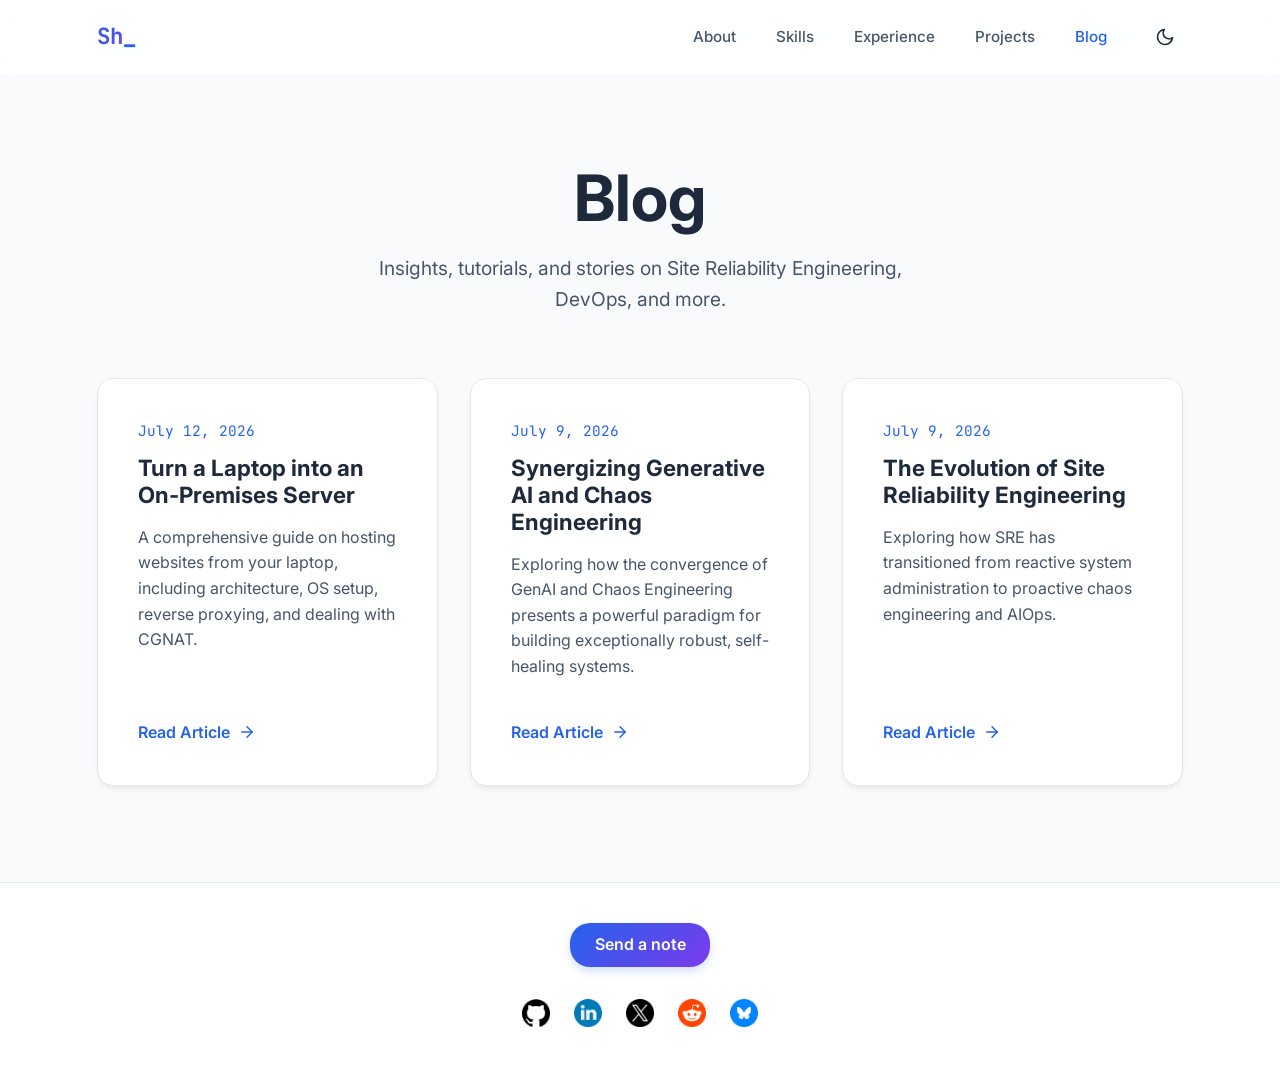
<file: blog.html>
<!DOCTYPE html>
<html lang="en">
<head>
    <meta charset="UTF-8">
    <meta name="viewport" content="width=device-width, initial-scale=1.0">
    <meta name="description" content="Blog by Shayan Saha, Site Reliability Engineer">
    <title>Blog - Shayan</title>
    <link rel="preconnect" href="https://fonts.googleapis.com">
    <link rel="preconnect" href="https://fonts.gstatic.com" crossorigin>
    <link href="https://fonts.googleapis.com/css2?family=Inter:wght@300;400;500;600;700;800&family=JetBrains+Mono:wght@400;500&display=swap" rel="stylesheet">
    <link rel="stylesheet" href="style.css">
    <link rel="icon" href="assets/my_dp.png" type="image/x-icon">
    <style>
        .blog-header {
            padding-top: 10rem;
            padding-bottom: 4rem;
            text-align: center;
        }
        .blog-header h1 {
            font-size: clamp(2.5rem, 6vw, 4rem);
            margin-bottom: 1rem;
        }
        .blog-header p {
            font-size: 1.2rem;
            color: var(--text-secondary);
            max-width: 600px;
            margin: 0 auto;
        }
        .blog-grid {
            display: grid;
            grid-template-columns: repeat(auto-fill, minmax(320px, 1fr));
            gap: 2rem;
            margin-bottom: 6rem;
        }
        .blog-card {
            display: flex;
            flex-direction: column;
            height: 100%;
        }
        .blog-card h3 {
            font-size: 1.4rem;
            margin-bottom: 1rem;
        }
        .blog-card p {
            flex-grow: 1;
        }
        .blog-date {
            font-family: var(--font-mono);
            font-size: 0.9rem;
            color: var(--accent-1);
            margin-bottom: 0.8rem;
        }
        .blog-read-more {
            display: inline-flex;
            align-items: center;
            gap: 0.5rem;
            color: var(--accent-1);
            font-weight: 600;
            text-decoration: none;
            margin-top: 1.5rem;
            transition: var(--transition-standard);
        }
        .blog-read-more:hover {
            gap: 0.8rem;
        }
    </style>
</head>
<body>
    <canvas id="rain-left" class="coding-rain"></canvas>
    <canvas id="rain-right" class="coding-rain"></canvas>
    
    <nav class="navbar" id="navbar">
        <div class="nav-content">
            <a href="index.html" class="logo"><span id="typing-text"></span><span class="cursor">_</span></a>
            
            <div class="mobile-menu-btn" id="mobile-menu-btn">
                <span></span>
                <span></span>
                <span></span>
            </div>

            <ul class="nav-links" id="nav-links">
                <li><a href="index.html#about">About</a></li>
                <li><a href="index.html#skills">Skills</a></li>
                <li><a href="index.html#experience">Experience</a></li>
                <li><a href="index.html#projects">Projects</a></li>
                <li><a href="blog.html" style="color: var(--accent-1);">Blog</a></li>
                <li>
                    <button id="theme-toggle" class="theme-toggle" aria-label="Toggle Theme">
                        <svg class="sun-icon" viewBox="0 0 24 24" width="20" height="20" stroke="currentColor" stroke-width="2" fill="none" stroke-linecap="round" stroke-linejoin="round" style="display: none;"><circle cx="12" cy="12" r="5"></circle><line x1="12" y1="1" x2="12" y2="3"></line><line x1="12" y1="21" x2="12" y2="23"></line><line x1="4.22" y1="4.22" x2="5.64" y2="5.64"></line><line x1="18.36" y1="18.36" x2="19.78" y2="19.78"></line><line x1="1" y1="12" x2="3" y2="12"></line><line x1="21" y1="12" x2="23" y2="12"></line><line x1="4.22" y1="19.78" x2="5.64" y2="18.36"></line><line x1="18.36" y1="5.64" x2="19.78" y2="4.22"></line></svg>
                        <svg class="moon-icon" viewBox="0 0 24 24" width="20" height="20" stroke="currentColor" stroke-width="2" fill="none" stroke-linecap="round" stroke-linejoin="round"><path d="M21 12.79A9 9 0 1 1 11.21 3 7 7 0 0 0 21 12.79z"></path></svg>
                    </button>
                </li>
            </ul>
        </div>
    </nav>

    <header class="blog-header container fade-in">
        <h1>Blog</h1>
        <p>Insights, tutorials, and stories on Site Reliability Engineering, DevOps, and more.</p>
    </header>

    <section class="container fade-in">
        <div class="blog-grid">
            <!-- Blog 3 -->
            <div class="blog-card card">
                <div class="blog-date">July 12, 2026</div>
                <h3>Turn a Laptop into an On-Premises Server</h3>
                <p>A comprehensive guide on hosting websites from your laptop, including architecture, OS setup, reverse proxying, and dealing with CGNAT.</p>
                <a href="blogs/blog-3.html" class="blog-read-more">Read Article <svg viewBox="0 0 24 24" width="18" height="18" stroke="currentColor" stroke-width="2" fill="none" stroke-linecap="round" stroke-linejoin="round"><line x1="5" y1="12" x2="19" y2="12"></line><polyline points="12 5 19 12 12 19"></polyline></svg></a>
            </div>

            <!-- Blog 2 -->
            <div class="blog-card card">
                <div class="blog-date">July 9, 2026</div>
                <h3>Synergizing Generative AI and Chaos Engineering</h3>
                <p>Exploring how the convergence of GenAI and Chaos Engineering presents a powerful paradigm for building exceptionally robust, self-healing systems.</p>
                <a href="blogs/blog-2.html" class="blog-read-more">Read Article <svg viewBox="0 0 24 24" width="18" height="18" stroke="currentColor" stroke-width="2" fill="none" stroke-linecap="round" stroke-linejoin="round"><line x1="5" y1="12" x2="19" y2="12"></line><polyline points="12 5 19 12 12 19"></polyline></svg></a>
            </div>

            <!-- Blog 1 -->
            <div class="blog-card card">
                <div class="blog-date">July 9, 2026</div>
                <h3>The Evolution of Site Reliability Engineering</h3>
                <p>Exploring how SRE has transitioned from reactive system administration to proactive chaos engineering and AIOps.</p>
                <a href="blogs/blog-1.html" class="blog-read-more">Read Article <svg viewBox="0 0 24 24" width="18" height="18" stroke="currentColor" stroke-width="2" fill="none" stroke-linecap="round" stroke-linejoin="round"><line x1="5" y1="12" x2="19" y2="12"></line><polyline points="12 5 19 12 12 19"></polyline></svg></a>
            </div>
            
            <!-- Add more blog cards here as you write them -->
        </div>
    </section>

    <footer>
        <div class="container" style="display: flex; flex-direction: column; align-items: center; gap: 2rem;">
            <a href="https://tally.so/r/5B50Kb" target="_blank" rel="noopener noreferrer" class="nav-contact-btn" style="width: 140px; height: 44px; font-size: 1rem;">
                <span class="btn-text">Send a note</span>
                <span class="btn-icon">
                    <svg viewBox="0 0 24 24" width="18" height="18" stroke="currentColor" stroke-width="2" fill="none" stroke-linecap="round" stroke-linejoin="round"><path d="M12 20h9"></path><path d="M16.5 3.5a2.121 2.121 0 0 1 3 3L7 19l-4 1 1-4L16.5 3.5z"></path></svg>
                </span>
            </a>
            <div class="footer-socials">
                <a href="https://github.com/shayansaha85" target="_blank" title="GitHub" aria-label="GitHub">
                    <img src="assets/github.png" alt="GitHub" width="28" height="28" style="border-radius: 4px;">
                </a>
                <a href="https://linkedin.com/in/shayansaha85" target="_blank" title="LinkedIn" aria-label="LinkedIn">
                    <img src="assets/linkedin.png" alt="LinkedIn" width="28" height="28" style="border-radius: 4px;">
                </a>
                <a href="https://x.com/shayansaha85" target="_blank" title="X" aria-label="X">
                    <img src="assets/x.png" alt="X" width="28" height="28" style="border-radius: 4px;">
                </a>
                <a href="https://reddit.com/user/shayansaha85" target="_blank" title="Reddit" aria-label="Reddit">
                    <img src="assets/reddit.png" alt="Reddit" width="28" height="28" style="border-radius: 4px;">
                </a>
                <a href="https://bsky.app/profile/shayandev.bsky.social" target="_blank" title="Bluesky" aria-label="Bluesky">
                    <img src="assets/bluesky.png" alt="Bluesky" width="28" height="28" style="border-radius: 4px;">
                </a>
            </div>
        </div>
    </footer>

    <script src="script.js"></script>
</body>
</html>
</file>
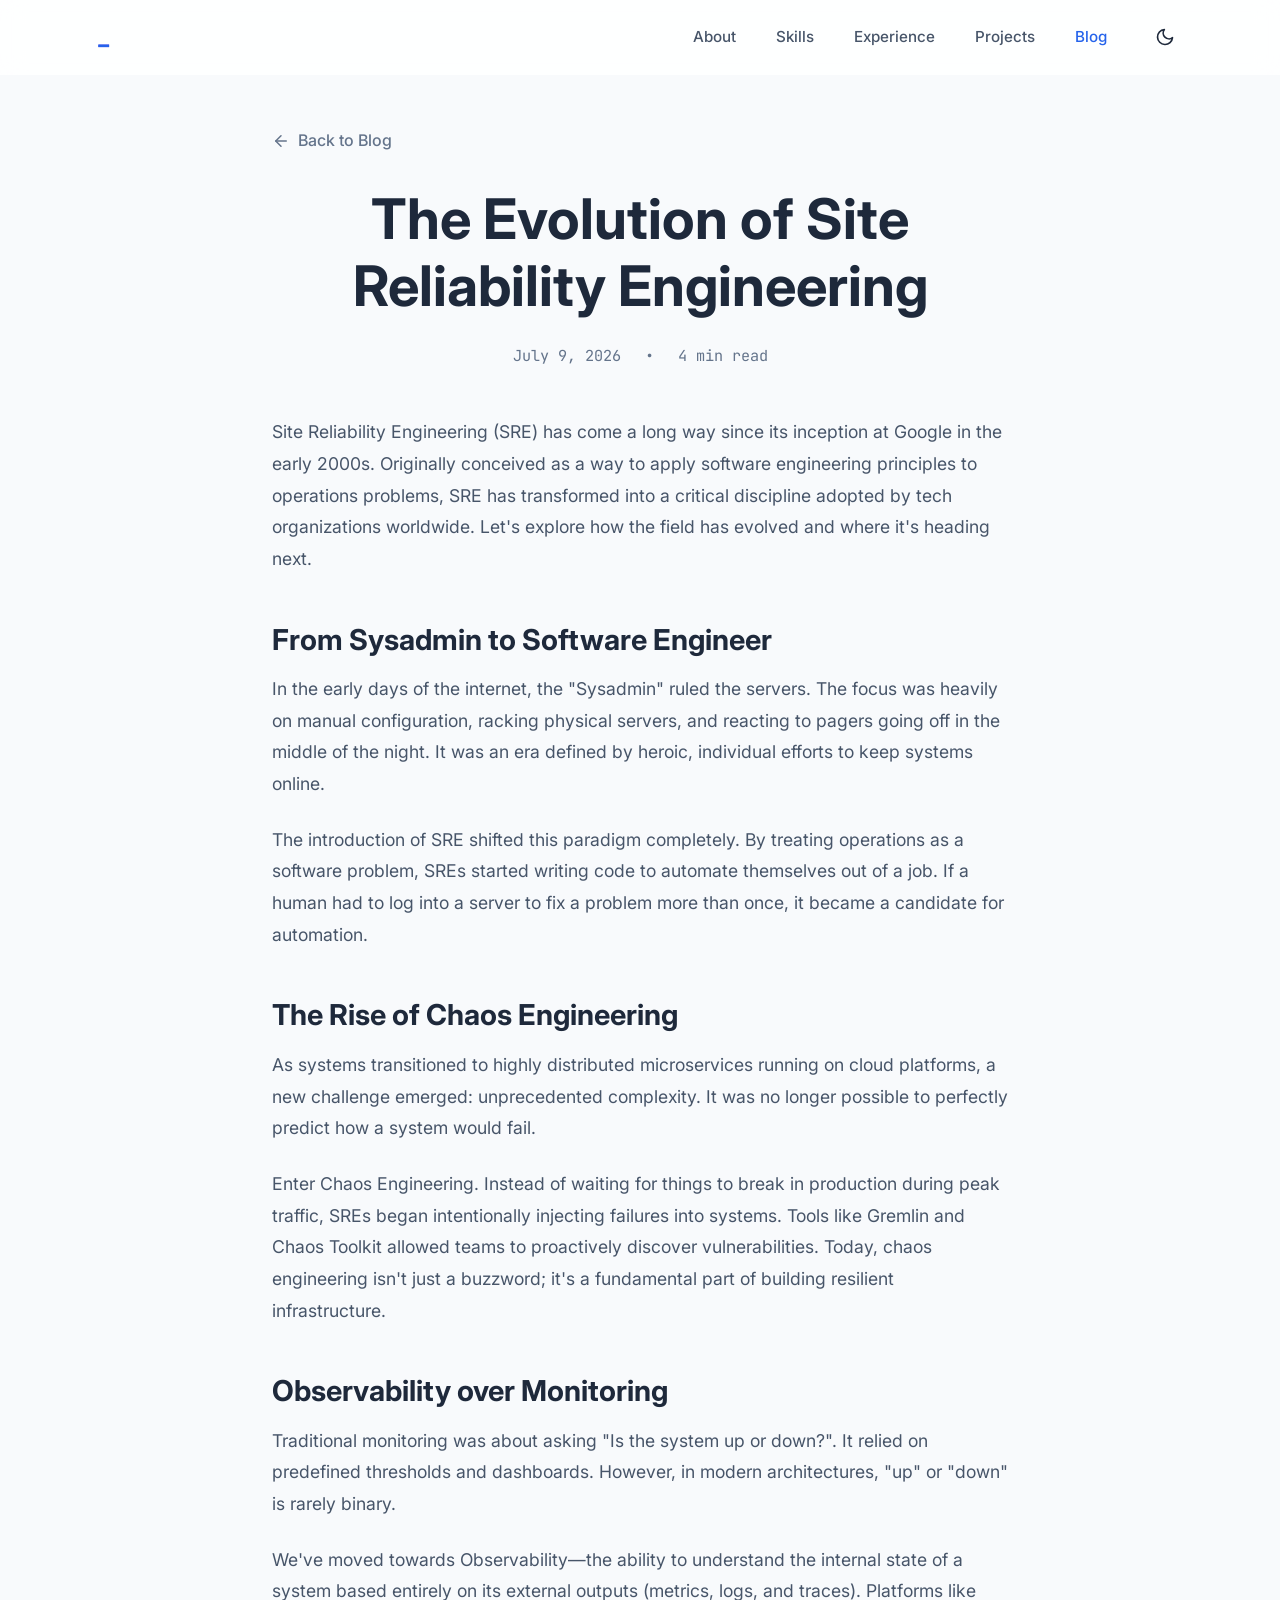
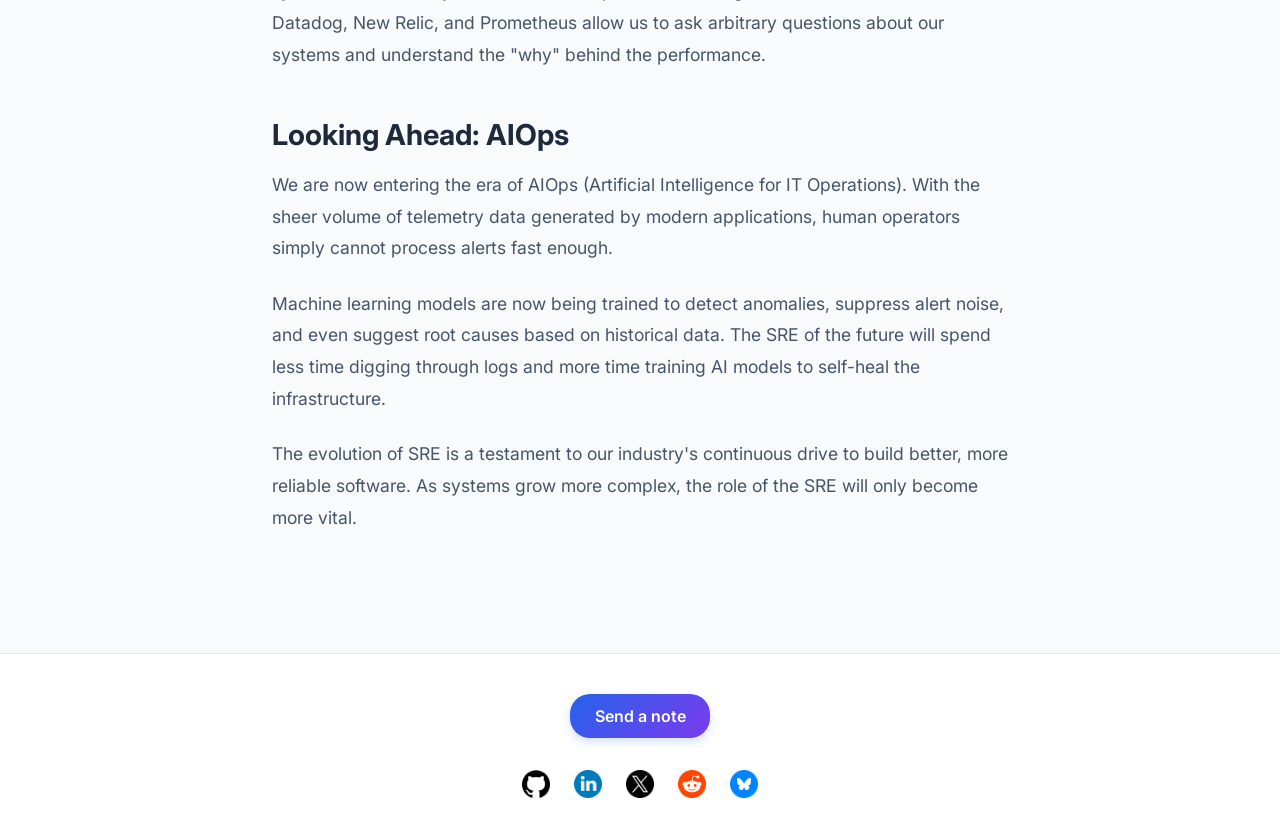
<file: blogs/blog-1.html>
<!DOCTYPE html>
<html lang="en">
<head>
    <meta charset="UTF-8">
    <meta name="viewport" content="width=device-width, initial-scale=1.0">
    <meta name="description" content="The Evolution of Site Reliability Engineering - Blog by Shayan Saha">
    <title>The Evolution of SRE - Shayan</title>
    <link rel="preconnect" href="https://fonts.googleapis.com">
    <link rel="preconnect" href="https://fonts.gstatic.com" crossorigin>
    <link href="https://fonts.googleapis.com/css2?family=Inter:wght@300;400;500;600;700;800&family=JetBrains+Mono:wght@400;500&display=swap" rel="stylesheet">
    <link rel="stylesheet" href="../style.css">
    <link rel="icon" href="../assets/my_dp.png" type="image/x-icon">
    <style>
        .article-container {
            max-width: 800px;
            margin: 0 auto;
            padding: 8rem 2rem 6rem;
        }
        .article-header {
            margin-bottom: 3rem;
            text-align: center;
        }
        .article-header h1 {
            font-size: clamp(2rem, 5vw, 3.5rem);
            margin-bottom: 1.5rem;
            line-height: 1.2;
        }
        .article-meta {
            display: flex;
            justify-content: center;
            gap: 1.5rem;
            color: var(--text-muted);
            font-family: var(--font-mono);
            font-size: 0.95rem;
        }
        .article-content {
            font-size: 1.1rem;
            line-height: 1.8;
            color: var(--text-secondary);
        }
        .article-content p {
            margin-bottom: 1.5rem;
            color: var(--text-secondary);
        }
        .article-content h2 {
            font-size: 1.8rem;
            color: var(--text-primary);
            margin-top: 3rem;
            margin-bottom: 1rem;
        }
        .article-content h3 {
            font-size: 1.4rem;
            color: var(--text-primary);
            margin-top: 2rem;
            margin-bottom: 1rem;
        }
        .back-link {
            display: inline-flex;
            align-items: center;
            gap: 0.5rem;
            color: var(--text-muted);
            text-decoration: none;
            margin-bottom: 2rem;
            font-weight: 500;
            transition: var(--transition-standard);
        }
        .back-link:hover {
            color: var(--accent-1);
            transform: translateX(-5px);
        }
    </style>
</head>
<body>
    <canvas id="rain-left" class="coding-rain"></canvas>
    <canvas id="rain-right" class="coding-rain"></canvas>
    
    <nav class="navbar" id="navbar">
        <div class="nav-content">
            <a href="../index.html" class="logo"><span id="typing-text"></span><span class="cursor">_</span></a>
            
            <div class="mobile-menu-btn" id="mobile-menu-btn">
                <span></span>
                <span></span>
                <span></span>
            </div>

            <ul class="nav-links" id="nav-links">
                <li><a href="../index.html#about">About</a></li>
                <li><a href="../index.html#skills">Skills</a></li>
                <li><a href="../index.html#experience">Experience</a></li>
                <li><a href="../index.html#projects">Projects</a></li>
                <li><a href="../blog.html" style="color: var(--accent-1);">Blog</a></li>
                <li>
                    <button id="theme-toggle" class="theme-toggle" aria-label="Toggle Theme">
                        <svg class="sun-icon" viewBox="0 0 24 24" width="20" height="20" stroke="currentColor" stroke-width="2" fill="none" stroke-linecap="round" stroke-linejoin="round" style="display: none;"><circle cx="12" cy="12" r="5"></circle><line x1="12" y1="1" x2="12" y2="3"></line><line x1="12" y1="21" x2="12" y2="23"></line><line x1="4.22" y1="4.22" x2="5.64" y2="5.64"></line><line x1="18.36" y1="18.36" x2="19.78" y2="19.78"></line><line x1="1" y1="12" x2="3" y2="12"></line><line x1="21" y1="12" x2="23" y2="12"></line><line x1="4.22" y1="19.78" x2="5.64" y2="18.36"></line><line x1="18.36" y1="5.64" x2="19.78" y2="4.22"></line></svg>
                        <svg class="moon-icon" viewBox="0 0 24 24" width="20" height="20" stroke="currentColor" stroke-width="2" fill="none" stroke-linecap="round" stroke-linejoin="round"><path d="M21 12.79A9 9 0 1 1 11.21 3 7 7 0 0 0 21 12.79z"></path></svg>
                    </button>
                </li>
            </ul>
        </div>
    </nav>

    <article class="article-container fade-in">
        <a href="../blog.html" class="back-link">
            <svg viewBox="0 0 24 24" width="18" height="18" stroke="currentColor" stroke-width="2" fill="none" stroke-linecap="round" stroke-linejoin="round"><line x1="19" y1="12" x2="5" y2="12"></line><polyline points="12 19 5 12 12 5"></polyline></svg>
            Back to Blog
        </a>
        
        <header class="article-header">
            <h1>The Evolution of Site Reliability Engineering</h1>
            <div class="article-meta">
                <span>July 9, 2026</span>
                <span>•</span>
                <span>4 min read</span>
            </div>
        </header>

        <div class="article-content">
            <p>Site Reliability Engineering (SRE) has come a long way since its inception at Google in the early 2000s. Originally conceived as a way to apply software engineering principles to operations problems, SRE has transformed into a critical discipline adopted by tech organizations worldwide. Let's explore how the field has evolved and where it's heading next.</p>
            
            <h2>From Sysadmin to Software Engineer</h2>
            <p>In the early days of the internet, the "Sysadmin" ruled the servers. The focus was heavily on manual configuration, racking physical servers, and reacting to pagers going off in the middle of the night. It was an era defined by heroic, individual efforts to keep systems online.</p>
            <p>The introduction of SRE shifted this paradigm completely. By treating operations as a software problem, SREs started writing code to automate themselves out of a job. If a human had to log into a server to fix a problem more than once, it became a candidate for automation.</p>

            <h2>The Rise of Chaos Engineering</h2>
            <p>As systems transitioned to highly distributed microservices running on cloud platforms, a new challenge emerged: unprecedented complexity. It was no longer possible to perfectly predict how a system would fail.</p>
            <p>Enter Chaos Engineering. Instead of waiting for things to break in production during peak traffic, SREs began intentionally injecting failures into systems. Tools like Gremlin and Chaos Toolkit allowed teams to proactively discover vulnerabilities. Today, chaos engineering isn't just a buzzword; it's a fundamental part of building resilient infrastructure.</p>
            
            <h2>Observability over Monitoring</h2>
            <p>Traditional monitoring was about asking "Is the system up or down?". It relied on predefined thresholds and dashboards. However, in modern architectures, "up" or "down" is rarely binary.</p>
            <p>We've moved towards Observability—the ability to understand the internal state of a system based entirely on its external outputs (metrics, logs, and traces). Platforms like Datadog, New Relic, and Prometheus allow us to ask arbitrary questions about our systems and understand the "why" behind the performance.</p>

            <h2>Looking Ahead: AIOps</h2>
            <p>We are now entering the era of AIOps (Artificial Intelligence for IT Operations). With the sheer volume of telemetry data generated by modern applications, human operators simply cannot process alerts fast enough.</p>
            <p>Machine learning models are now being trained to detect anomalies, suppress alert noise, and even suggest root causes based on historical data. The SRE of the future will spend less time digging through logs and more time training AI models to self-heal the infrastructure.</p>

            <p>The evolution of SRE is a testament to our industry's continuous drive to build better, more reliable software. As systems grow more complex, the role of the SRE will only become more vital.</p>
        </div>
    </article>

    <footer>
        <div class="container" style="display: flex; flex-direction: column; align-items: center; gap: 2rem;">
            <a href="https://tally.so/r/5B50Kb" target="_blank" rel="noopener noreferrer" class="nav-contact-btn" style="width: 140px; height: 44px; font-size: 1rem;">
                <span class="btn-text">Send a note</span>
                <span class="btn-icon">
                    <svg viewBox="0 0 24 24" width="18" height="18" stroke="currentColor" stroke-width="2" fill="none" stroke-linecap="round" stroke-linejoin="round"><path d="M12 20h9"></path><path d="M16.5 3.5a2.121 2.121 0 0 1 3 3L7 19l-4 1 1-4L16.5 3.5z"></path></svg>
                </span>
            </a>
            <div class="footer-socials">
                <a href="https://github.com/shayansaha85" target="_blank" title="GitHub" aria-label="GitHub">
                    <img src="../assets/github.png" alt="GitHub" width="28" height="28" style="border-radius: 4px;">
                </a>
                <a href="https://linkedin.com/in/shayansaha85" target="_blank" title="LinkedIn" aria-label="LinkedIn">
                    <img src="../assets/linkedin.png" alt="LinkedIn" width="28" height="28" style="border-radius: 4px;">
                </a>
                <a href="https://x.com/shayansaha85" target="_blank" title="X" aria-label="X">
                    <img src="../assets/x.png" alt="X" width="28" height="28" style="border-radius: 4px;">
                </a>
                <a href="https://reddit.com/user/shayansaha85" target="_blank" title="Reddit" aria-label="Reddit">
                    <img src="../assets/reddit.png" alt="Reddit" width="28" height="28" style="border-radius: 4px;">
                </a>
                <a href="https://bsky.app/profile/shayandev.bsky.social" target="_blank" title="Bluesky" aria-label="Bluesky">
                    <img src="../assets/bluesky.png" alt="Bluesky" width="28" height="28" style="border-radius: 4px;">
                </a>
            </div>
        </div>
    </footer>

    <script src="../script.js"></script>
</body>
</html>
</file>
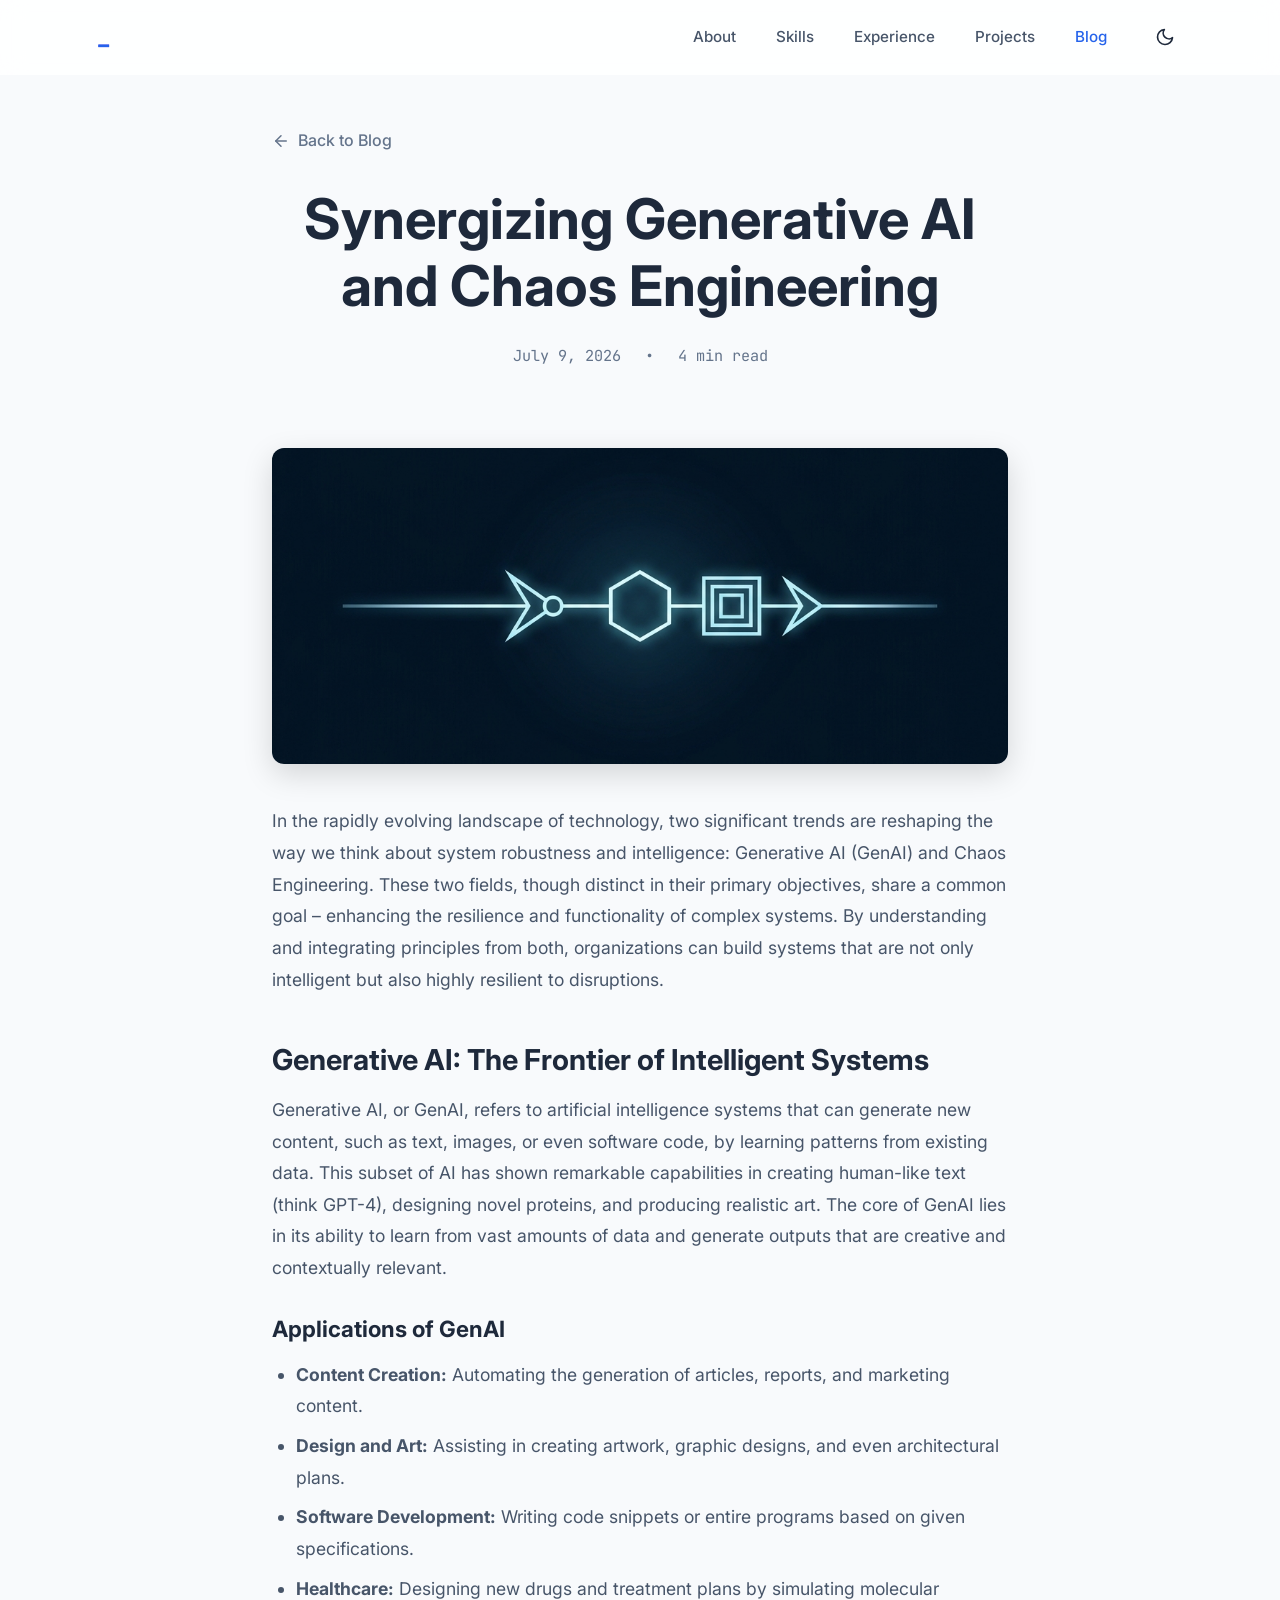
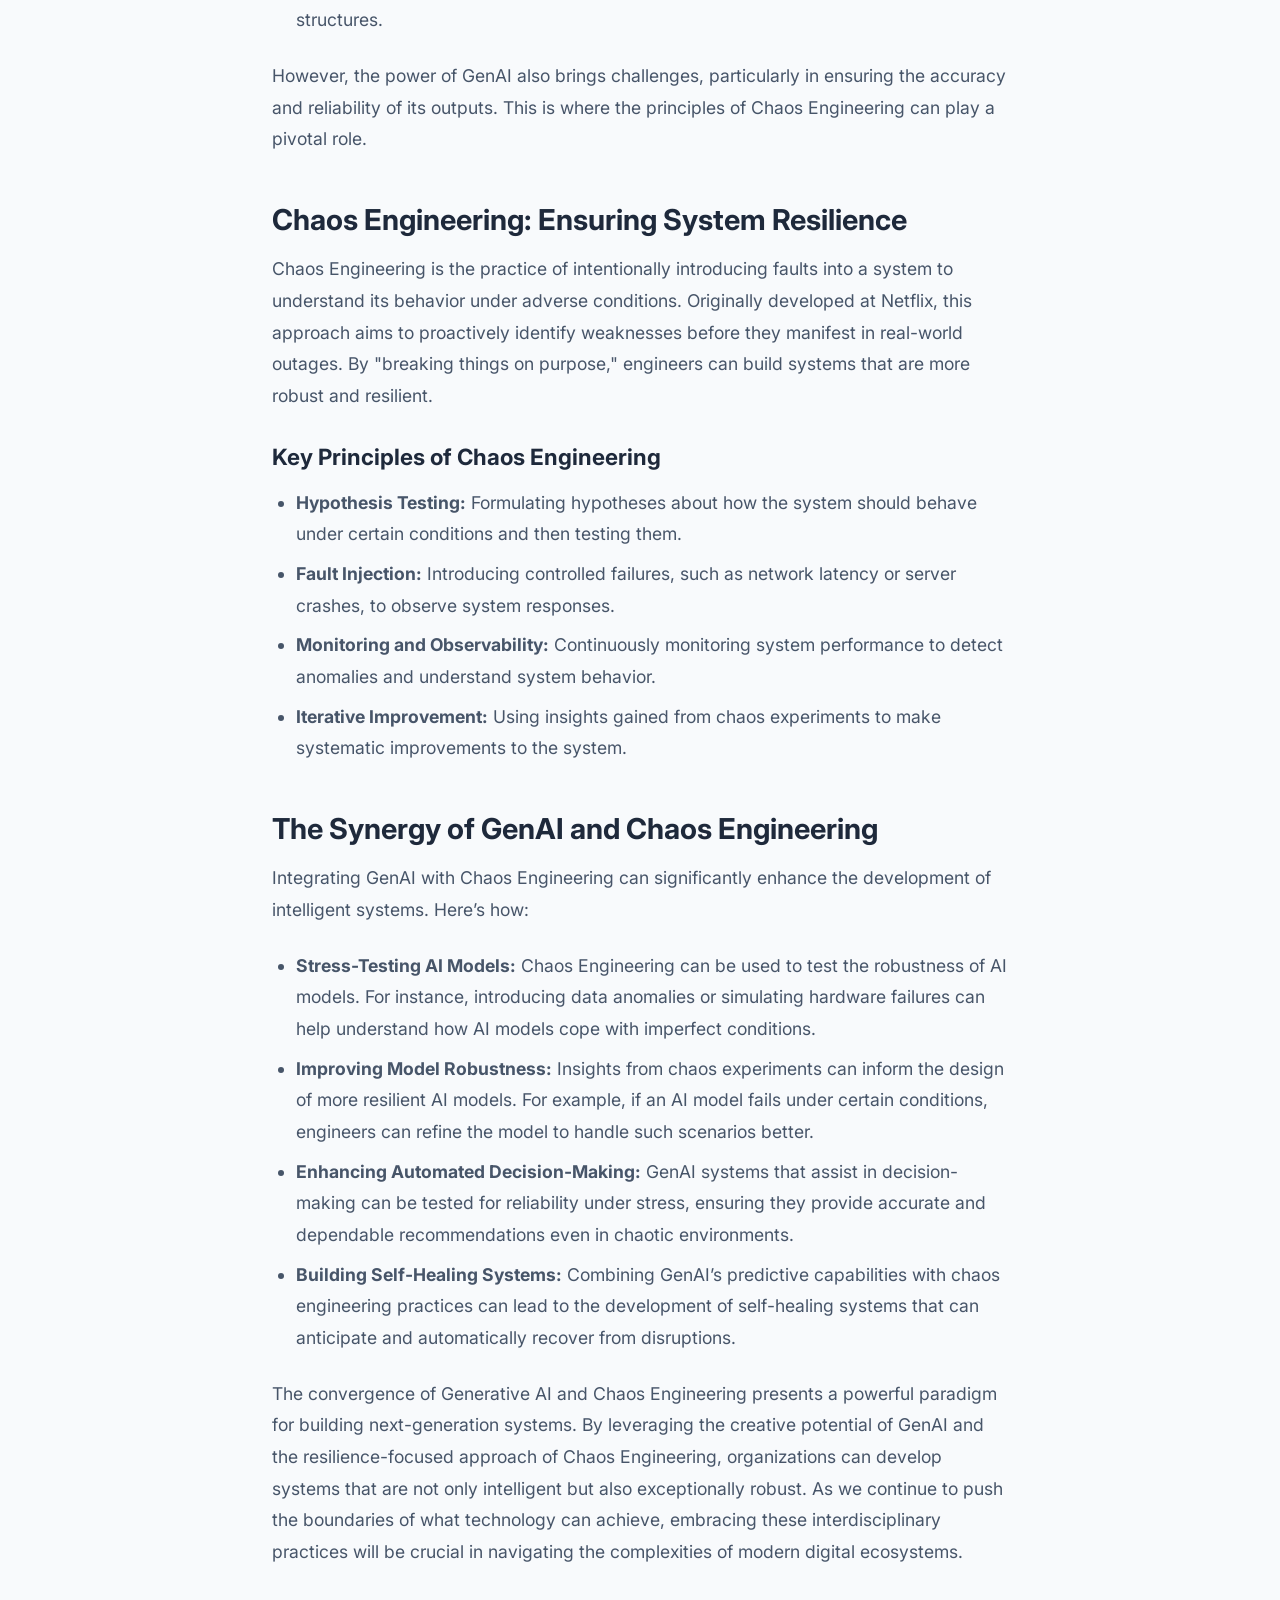
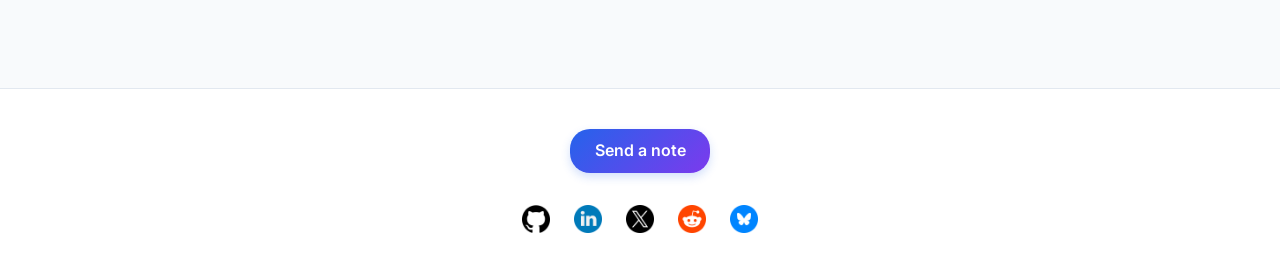
<file: blogs/blog-2.html>
<!DOCTYPE html>
<html lang="en">
<head>
    <meta charset="UTF-8">
    <meta name="viewport" content="width=device-width, initial-scale=1.0">
    <meta name="description" content="Synergizing Generative AI and Chaos Engineering for Resilient Systems - Blog by Shayan Saha">
    <title>GenAI & Chaos Engineering - Shayan</title>
    <link rel="preconnect" href="https://fonts.googleapis.com">
    <link rel="preconnect" href="https://fonts.gstatic.com" crossorigin>
    <link href="https://fonts.googleapis.com/css2?family=Inter:wght@300;400;500;600;700;800&family=JetBrains+Mono:wght@400;500&display=swap" rel="stylesheet">
    <link rel="stylesheet" href="../style.css">
    <link rel="icon" href="../assets/my_dp.png" type="image/x-icon">
    <style>
        .article-container {
            max-width: 800px;
            margin: 0 auto;
            padding: 8rem 2rem 6rem;
        }
        .article-header {
            margin-bottom: 3rem;
            text-align: center;
        }
        .article-header h1 {
            font-size: clamp(2rem, 5vw, 3.5rem);
            margin-bottom: 1.5rem;
            line-height: 1.2;
        }
        .article-meta {
            display: flex;
            justify-content: center;
            gap: 1.5rem;
            color: var(--text-muted);
            font-family: var(--font-mono);
            font-size: 0.95rem;
        }
        .article-content {
            font-size: 1.1rem;
            line-height: 1.8;
            color: var(--text-secondary);
        }
        .article-content p {
            margin-bottom: 1.5rem;
            color: var(--text-secondary);
        }
        .article-content h2 {
            font-size: 1.8rem;
            color: var(--text-primary);
            margin-top: 3rem;
            margin-bottom: 1rem;
        }
        .article-content h3 {
            font-size: 1.4rem;
            color: var(--text-primary);
            margin-top: 2rem;
            margin-bottom: 1rem;
        }
        .article-content ul {
            margin-bottom: 1.5rem;
            padding-left: 1.5rem;
            color: var(--text-secondary);
        }
        .article-content li {
            margin-bottom: 0.5rem;
        }
        .article-content img {
            width: 100%;
            height: auto;
            aspect-ratio: 21 / 9;
            object-fit: cover;
            object-position: center;
            border-radius: 12px;
            margin: 2rem 0;
            box-shadow: 0 10px 30px rgba(0, 0, 0, 0.15);
        }
        .back-link {
            display: inline-flex;
            align-items: center;
            gap: 0.5rem;
            color: var(--text-muted);
            text-decoration: none;
            margin-bottom: 2rem;
            font-weight: 500;
            transition: var(--transition-standard);
        }
        .back-link:hover {
            color: var(--accent-1);
            transform: translateX(-5px);
        }
    </style>
</head>
<body>
    <canvas id="rain-left" class="coding-rain"></canvas>
    <canvas id="rain-right" class="coding-rain"></canvas>
    
    <nav class="navbar" id="navbar">
        <div class="nav-content">
            <a href="../index.html" class="logo"><span id="typing-text"></span><span class="cursor">_</span></a>
            
            <div class="mobile-menu-btn" id="mobile-menu-btn">
                <span></span>
                <span></span>
                <span></span>
            </div>

            <ul class="nav-links" id="nav-links">
                <li><a href="../index.html#about">About</a></li>
                <li><a href="../index.html#skills">Skills</a></li>
                <li><a href="../index.html#experience">Experience</a></li>
                <li><a href="../index.html#projects">Projects</a></li>
                <li><a href="../blog.html" style="color: var(--accent-1);">Blog</a></li>
                <li>
                    <button id="theme-toggle" class="theme-toggle" aria-label="Toggle Theme">
                        <svg class="sun-icon" viewBox="0 0 24 24" width="20" height="20" stroke="currentColor" stroke-width="2" fill="none" stroke-linecap="round" stroke-linejoin="round" style="display: none;"><circle cx="12" cy="12" r="5"></circle><line x1="12" y1="1" x2="12" y2="3"></line><line x1="12" y1="21" x2="12" y2="23"></line><line x1="4.22" y1="4.22" x2="5.64" y2="5.64"></line><line x1="18.36" y1="18.36" x2="19.78" y2="19.78"></line><line x1="1" y1="12" x2="3" y2="12"></line><line x1="21" y1="12" x2="23" y2="12"></line><line x1="4.22" y1="19.78" x2="5.64" y2="18.36"></line><line x1="18.36" y1="5.64" x2="19.78" y2="4.22"></line></svg>
                        <svg class="moon-icon" viewBox="0 0 24 24" width="20" height="20" stroke="currentColor" stroke-width="2" fill="none" stroke-linecap="round" stroke-linejoin="round"><path d="M21 12.79A9 9 0 1 1 11.21 3 7 7 0 0 0 21 12.79z"></path></svg>
                    </button>
                </li>
            </ul>
        </div>
    </nav>

    <article class="article-container fade-in">
        <a href="../blog.html" class="back-link">
            <svg viewBox="0 0 24 24" width="18" height="18" stroke="currentColor" stroke-width="2" fill="none" stroke-linecap="round" stroke-linejoin="round"><line x1="19" y1="12" x2="5" y2="12"></line><polyline points="12 19 5 12 12 5"></polyline></svg>
            Back to Blog
        </a>
        
        <header class="article-header">
            <h1>Synergizing Generative AI and Chaos Engineering</h1>
            <div class="article-meta">
                <span>July 9, 2026</span>
                <span>•</span>
                <span>4 min read</span>
            </div>
        </header>

        <div class="article-content">
            <img src="../assets/ai_chaos_synergy.png" alt="Synergy of AI and Chaos Engineering">
            
            <p>In the rapidly evolving landscape of technology, two significant trends are reshaping the way we think about system robustness and intelligence: Generative AI (GenAI) and Chaos Engineering. These two fields, though distinct in their primary objectives, share a common goal – enhancing the resilience and functionality of complex systems. By understanding and integrating principles from both, organizations can build systems that are not only intelligent but also highly resilient to disruptions.</p>

            <h2>Generative AI: The Frontier of Intelligent Systems</h2>
            <p>Generative AI, or GenAI, refers to artificial intelligence systems that can generate new content, such as text, images, or even software code, by learning patterns from existing data. This subset of AI has shown remarkable capabilities in creating human-like text (think GPT-4), designing novel proteins, and producing realistic art. The core of GenAI lies in its ability to learn from vast amounts of data and generate outputs that are creative and contextually relevant.</p>

            <h3>Applications of GenAI</h3>
            <ul>
                <li><strong>Content Creation:</strong> Automating the generation of articles, reports, and marketing content.</li>
                <li><strong>Design and Art:</strong> Assisting in creating artwork, graphic designs, and even architectural plans.</li>
                <li><strong>Software Development:</strong> Writing code snippets or entire programs based on given specifications.</li>
                <li><strong>Healthcare:</strong> Designing new drugs and treatment plans by simulating molecular structures.</li>
            </ul>

            <p>However, the power of GenAI also brings challenges, particularly in ensuring the accuracy and reliability of its outputs. This is where the principles of Chaos Engineering can play a pivotal role.</p>

            <h2>Chaos Engineering: Ensuring System Resilience</h2>
            <p>Chaos Engineering is the practice of intentionally introducing faults into a system to understand its behavior under adverse conditions. Originally developed at Netflix, this approach aims to proactively identify weaknesses before they manifest in real-world outages. By "breaking things on purpose," engineers can build systems that are more robust and resilient.</p>

            <h3>Key Principles of Chaos Engineering</h3>
            <ul>
                <li><strong>Hypothesis Testing:</strong> Formulating hypotheses about how the system should behave under certain conditions and then testing them.</li>
                <li><strong>Fault Injection:</strong> Introducing controlled failures, such as network latency or server crashes, to observe system responses.</li>
                <li><strong>Monitoring and Observability:</strong> Continuously monitoring system performance to detect anomalies and understand system behavior.</li>
                <li><strong>Iterative Improvement:</strong> Using insights gained from chaos experiments to make systematic improvements to the system.</li>
            </ul>

            <h2>The Synergy of GenAI and Chaos Engineering</h2>
            <p>Integrating GenAI with Chaos Engineering can significantly enhance the development of intelligent systems. Here’s how:</p>

            <ul>
                <li><strong>Stress-Testing AI Models:</strong> Chaos Engineering can be used to test the robustness of AI models. For instance, introducing data anomalies or simulating hardware failures can help understand how AI models cope with imperfect conditions.</li>
                <li><strong>Improving Model Robustness:</strong> Insights from chaos experiments can inform the design of more resilient AI models. For example, if an AI model fails under certain conditions, engineers can refine the model to handle such scenarios better.</li>
                <li><strong>Enhancing Automated Decision-Making:</strong> GenAI systems that assist in decision-making can be tested for reliability under stress, ensuring they provide accurate and dependable recommendations even in chaotic environments.</li>
                <li><strong>Building Self-Healing Systems:</strong> Combining GenAI’s predictive capabilities with chaos engineering practices can lead to the development of self-healing systems that can anticipate and automatically recover from disruptions.</li>
            </ul>

            <p>The convergence of Generative AI and Chaos Engineering presents a powerful paradigm for building next-generation systems. By leveraging the creative potential of GenAI and the resilience-focused approach of Chaos Engineering, organizations can develop systems that are not only intelligent but also exceptionally robust. As we continue to push the boundaries of what technology can achieve, embracing these interdisciplinary practices will be crucial in navigating the complexities of modern digital ecosystems.</p>
        </div>
    </article>

    <footer>
        <div class="container" style="display: flex; flex-direction: column; align-items: center; gap: 2rem;">
            <a href="https://tally.so/r/5B50Kb" target="_blank" rel="noopener noreferrer" class="nav-contact-btn" style="width: 140px; height: 44px; font-size: 1rem;">
                <span class="btn-text">Send a note</span>
                <span class="btn-icon">
                    <svg viewBox="0 0 24 24" width="18" height="18" stroke="currentColor" stroke-width="2" fill="none" stroke-linecap="round" stroke-linejoin="round"><path d="M12 20h9"></path><path d="M16.5 3.5a2.121 2.121 0 0 1 3 3L7 19l-4 1 1-4L16.5 3.5z"></path></svg>
                </span>
            </a>
            <div class="footer-socials">
                <a href="https://github.com/shayansaha85" target="_blank" title="GitHub" aria-label="GitHub">
                    <img src="../assets/github.png" alt="GitHub" width="28" height="28" style="border-radius: 4px;">
                </a>
                <a href="https://linkedin.com/in/shayansaha85" target="_blank" title="LinkedIn" aria-label="LinkedIn">
                    <img src="../assets/linkedin.png" alt="LinkedIn" width="28" height="28" style="border-radius: 4px;">
                </a>
                <a href="https://x.com/shayansaha85" target="_blank" title="X" aria-label="X">
                    <img src="../assets/x.png" alt="X" width="28" height="28" style="border-radius: 4px;">
                </a>
                <a href="https://reddit.com/user/shayansaha85" target="_blank" title="Reddit" aria-label="Reddit">
                    <img src="../assets/reddit.png" alt="Reddit" width="28" height="28" style="border-radius: 4px;">
                </a>
                <a href="https://bsky.app/profile/shayandev.bsky.social" target="_blank" title="Bluesky" aria-label="Bluesky">
                    <img src="../assets/bluesky.png" alt="Bluesky" width="28" height="28" style="border-radius: 4px;">
                </a>
            </div>
        </div>
    </footer>

    <script src="../script.js"></script>
</body>
</html>
</file>
<file: style.css>
/* Premium Light Theme Style */
:root {
    --bg-main: #f8fafc;
    --bg-alt: #ffffff;
    --text-primary: #1e293b;
    --text-secondary: #475569;
    --text-muted: #64748b;
    
    --accent-1: #2563eb;
    --accent-1-light: rgba(37, 99, 235, 0.1);
    --accent-2: #7c3aed;
    --accent-gradient: linear-gradient(135deg, var(--accent-1), var(--accent-2));
    
    --border-color: #e2e8f0;
    --card-bg: #ffffff;
    
    --shadow-sm: 0 1px 2px 0 rgba(0, 0, 0, 0.05);
    --shadow-md: 0 4px 6px -1px rgba(0, 0, 0, 0.05), 0 2px 4px -1px rgba(0, 0, 0, 0.03);
    --shadow-lg: 0 10px 15px -3px rgba(0, 0, 0, 0.05), 0 4px 6px -2px rgba(0, 0, 0, 0.025);
    --shadow-hover: 0 20px 25px -5px rgba(0, 0, 0, 0.1), 0 10px 10px -5px rgba(0, 0, 0, 0.04);
    
    --font-sans: 'Inter', system-ui, -apple-system, sans-serif;
    --font-mono: 'JetBrains Mono', 'Fira Code', monospace;
    
    --transition-standard: all 0.3s cubic-bezier(0.4, 0, 0.2, 1);
    --nav-bg: rgba(255, 255, 255, 0.85);
}

[data-theme="dark"] {
    --bg-main: #0a0f1c;
    --bg-alt: #111827;
    --text-primary: #f8fafc;
    --text-secondary: #cbd5e1;
    --text-muted: #94a3b8;
    
    --accent-1: #3b82f6;
    --accent-1-light: rgba(59, 130, 246, 0.2);
    --accent-2: #8b5cf6;
    --accent-gradient: linear-gradient(135deg, var(--accent-1), var(--accent-2));
    
    --border-color: #1f2937;
    --card-bg: #111827;
    
    --shadow-sm: 0 1px 2px 0 rgba(0, 0, 0, 0.3);
    --shadow-md: 0 4px 6px -1px rgba(0, 0, 0, 0.3), 0 2px 4px -1px rgba(0, 0, 0, 0.2);
    --shadow-lg: 0 10px 15px -3px rgba(0, 0, 0, 0.3), 0 4px 6px -2px rgba(0, 0, 0, 0.2);
    --shadow-hover: 0 20px 25px -5px rgba(0, 0, 0, 0.4), 0 10px 10px -5px rgba(0, 0, 0, 0.2);
    --nav-bg: rgba(17, 24, 39, 0.85);
}

[data-theme="dark"] img[src*="github.png"],
[data-theme="dark"] img[src*="x.png"] {
    filter: invert(1);
}


* {
    margin: 0;
    padding: 0;
    box-sizing: border-box;
}

html {
    scroll-behavior: smooth;
    scroll-padding-top: 80px;
}

body {
    background-color: var(--bg-main);
    color: var(--text-primary);
    font-family: var(--font-sans);
    line-height: 1.6;
    overflow-x: hidden;
}

.container {
    max-width: 1150px;
    margin: 0 auto;
    padding: 0 2rem;
}

/* Typography */
h1, h2, h3, h4 {
    color: var(--text-primary);
    font-weight: 700;
    line-height: 1.2;
}

p {
    color: var(--text-secondary);
    margin-bottom: 1rem;
}

/* Utility Classes */
.bg-alt {
    background-color: var(--bg-alt);
}

.card {
    background: var(--card-bg);
    border: 1px solid var(--border-color);
    border-radius: 16px;
    padding: 2.5rem;
    box-shadow: var(--shadow-md);
    transition: var(--transition-standard);
}

.card:hover {
    box-shadow: var(--shadow-hover);
    transform: translateY(-4px);
}

/* Navbar */
.navbar {
    position: fixed;
    top: 0;
    width: 100%;
    background-color: var(--nav-bg);
    backdrop-filter: blur(12px);
    -webkit-backdrop-filter: blur(12px);
    border-bottom: 1px solid transparent;
    z-index: 1000;
    transition: var(--transition-standard);
}

.navbar.scrolled {
    border-bottom: 1px solid var(--border-color);
    box-shadow: var(--shadow-sm);
}

.nav-content {
    display: flex;
    justify-content: space-between;
    align-items: center;
    max-width: 1150px;
    margin: 0 auto;
    padding: 1.2rem 2rem;
}

.logo {
    font-family: var(--font-mono);
    font-weight: 700;
    font-size: 1.4rem;
    color: var(--text-primary);
    text-decoration: none;
    background: var(--accent-gradient);
    -webkit-background-clip: text;
    -webkit-text-fill-color: transparent;
}

.cursor {
    color: var(--accent-1);
    -webkit-text-fill-color: initial;
    animation: blink 1s step-end infinite;
}

@keyframes blink { 50% { opacity: 0; } }

.nav-links {
    list-style: none;
    display: flex;
    gap: 2.5rem;
    align-items: center;
}

.nav-links a {
    color: var(--text-secondary);
    text-decoration: none;
    font-size: 0.95rem;
    font-weight: 500;
    transition: var(--transition-standard);
}

.nav-links a:hover {
    color: var(--accent-1);
}

.theme-toggle {
    background: none;
    border: none;
    color: var(--text-primary);
    cursor: pointer;
    display: flex;
    align-items: center;
    justify-content: center;
    padding: 0.5rem;
    border-radius: 50%;
    transition: var(--transition-standard);
}

.theme-toggle:hover {
    background: var(--accent-1-light);
    color: var(--accent-1);
}

/* Mobile Menu Button */
.mobile-menu-btn {
    display: none;
    flex-direction: column;
    justify-content: space-between;
    width: 30px;
    height: 21px;
    cursor: pointer;
    z-index: 1001;
}

.mobile-menu-btn span {
    display: block;
    height: 3px;
    width: 100%;
    background-color: var(--text-primary);
    border-radius: 3px;
    transition: var(--transition-standard);
}

/* Hero Section */
.hero {
    min-height: 100vh;
    display: flex;
    align-items: center;
    position: relative;
    overflow: hidden;
}

.hero-container {
    position: relative;
    z-index: 2;
    padding-top: 6rem;
}

.hero-decoration {
    position: absolute;
    top: -10%;
    right: -5%;
    width: 600px;
    height: 600px;
    background: radial-gradient(circle, var(--accent-1-light) 0%, transparent 60%);
    z-index: 1;
    border-radius: 50%;
    opacity: 0.8;
}

.greeting {
    font-family: var(--font-mono);
    color: var(--accent-1);
    font-weight: 500;
    margin-bottom: 1rem;
    font-size: 1.1rem;
}

.hero h1 {
    font-size: clamp(3rem, 8vw, 5rem);
    font-weight: 800;
    letter-spacing: -0.02em;
    margin-bottom: 0.5rem;
    color: var(--text-primary);
}

.role {
    font-size: clamp(1.8rem, 4vw, 3rem);
    color: var(--text-muted);
    font-weight: 600;
    margin-bottom: 2rem;
}

.summary {
    max-width: 650px;
    font-size: 1.15rem;
    color: var(--text-secondary);
    margin-bottom: 3rem;
    line-height: 1.7;
}

.cta-group {
    display: flex;
    flex-wrap: wrap;
    gap: 1.2rem;
}

.btn {
    display: inline-flex;
    align-items: center;
    justify-content: center;
    gap: 0.6rem;
    padding: 0.9rem 1.8rem;
    border-radius: 8px;
    font-weight: 600;
    font-size: 1rem;
    text-decoration: none;
    transition: var(--transition-standard);
    cursor: pointer;
}

.btn.primary {
    background: linear-gradient(270deg, var(--accent-1), var(--accent-2), var(--accent-1));
    background-size: 200% 100%;
    color: white;
    border: none;
    border-radius: 50px;
    padding: 1rem 2.5rem;
    box-shadow: 0 4px 15px rgba(37, 99, 235, 0.4);
    animation: gradientMove 6s ease infinite;
}

.btn.primary:hover {
    transform: translateY(-3px) scale(1.02);
    box-shadow: 0 8px 25px rgba(124, 58, 237, 0.5);
    background-position: 100% 50%;
}

@keyframes gradientMove {
    0% { background-position: 0% 50%; }
    50% { background-position: 100% 50%; }
    100% { background-position: 0% 50%; }
}

.btn.secondary {
    background: transparent;
    color: var(--text-primary);
    border: 1px solid var(--border-color);
}

.btn.secondary:hover {
    transform: translateY(-2px);
    /* border-color: var(--accent-1); */
    color: var(--accent-1);
    background: var(--accent-1-light);
}

.nav-contact-btn {
    position: relative;
    display: inline-flex;
    align-items: center;
    justify-content: center;
    width: 120px;
    height: 36px;
    border-radius: 20px;
    background: var(--accent-gradient);
    color: white;
    text-decoration: none;
    font-size: 0.9rem;
    font-weight: 600;
    overflow: hidden;
    box-shadow: 0 4px 10px rgba(37, 99, 235, 0.2);
    transition: transform 0.3s ease, box-shadow 0.3s ease;
}

.nav-links a.nav-contact-btn {
    color: white;
}

.nav-links a.nav-contact-btn:hover {
    color: white;
}

.nav-contact-btn:hover {
    transform: translateY(-2px);
    box-shadow: 0 6px 15px rgba(139, 92, 246, 0.4);
}

.nav-contact-btn .btn-text {
    transition: transform 0.3s cubic-bezier(0.4, 0, 0.2, 1), opacity 0.3s ease;
    position: absolute;
}

.nav-contact-btn .btn-icon {
    position: absolute;
    transform: translateY(20px);
    opacity: 0;
    transition: transform 0.3s cubic-bezier(0.4, 0, 0.2, 1), opacity 0.3s ease;
}

.nav-contact-btn:hover .btn-text {
    transform: translateY(-20px);
    opacity: 0;
}

.nav-contact-btn:hover .btn-icon {
    transform: translateY(0);
    opacity: 1;
}

/* Sections Global */
.section {
    padding: 6rem 0;
}

.section-title {
    font-family: var(--font-mono);
    font-size: 1.2rem;
    display: flex;
    align-items: center;
    gap: 1rem;
    margin-bottom: 3.5rem;
    color: var(--accent-1);
}

.section-title span {
    color: var(--text-primary);
    font-family: var(--font-sans);
    font-size: 2.2rem;
    font-weight: 800;
    letter-spacing: -0.02em;
}

.section-title::after {
    content: "";
    flex-grow: 1;
    height: 1px;
    background: var(--border-color);
    margin-left: 1rem;
}

/* About Section */
.about-grid {
    display: grid;
    grid-template-columns: 1.1fr 1fr;
    gap: 3rem;
    align-items: center;
}

.contact-info {
    margin-top: 2rem;
    padding-top: 1.5rem;
    border-top: 1px solid var(--border-color);
    display: flex;
    flex-direction: column;
    gap: 0.8rem;
}

.info-item {
    display: flex;
    align-items: baseline;
    gap: 0.8rem;
}

.info-label {
    font-family: var(--font-mono);
    color: var(--accent-1);
    font-size: 0.9rem;
    font-weight: 500;
}

.info-item a {
    color: var(--text-primary);
    text-decoration: none;
    transition: var(--transition-standard);
}

.info-item a:hover {
    color: var(--accent-1);
}

.gradient-border {
    position: relative;
}

.gradient-border::before {
    content: "";
    position: absolute;
    top: 0; left: 0; right: 0;
    height: 4px;
    background: var(--accent-gradient);
    border-radius: 16px 16px 0 0;
}

.cert-list {
    list-style: none;
    display: flex;
    flex-direction: column;
    gap: 1.5rem;
    margin-top: 1.5rem;
}

.cert-list li {
    display: flex;
    gap: 1.2rem;
    align-items: center;
}

.cert-icon {
    font-size: 2.5rem;
    background: var(--bg-main);
    padding: 0.5rem;
    border-radius: 12px;
}

.cert-details h4 {
    font-size: 1.05rem;
    color: var(--text-primary);
    margin-bottom: 0.2rem;
}

.cert-details span {
    font-size: 0.9rem;
    color: var(--text-muted);
}

/* Skills */
.skills-grid {
    display: grid;
    grid-template-columns: repeat(auto-fit, minmax(320px, 1fr));
    gap: 2rem;
}

.skill-category h3 {
    margin-bottom: 1.5rem;
    font-size: 1.2rem;
    color: var(--text-primary);
}

.badges {
    display: flex;
    flex-wrap: wrap;
    gap: 0.6rem;
}

.badge {
    background: var(--bg-main);
    color: var(--text-secondary);
    padding: 0.5rem 1rem;
    border-radius: 20px;
    font-size: 0.9rem;
    font-weight: 500;
    border: 1px solid var(--border-color);
    transition: var(--transition-standard);
}

.badge:hover {
    background: var(--accent-1-light);
    color: var(--accent-1);
    border-color: rgba(37, 99, 235, 0.3);
}

/* Skills Carousel */
.skills-carousel-container {
    overflow: hidden;
    white-space: nowrap;
    position: relative;
    width: 100%;
    padding: 1rem 0;
    mask-image: linear-gradient(to right, transparent, black 10%, black 90%, transparent);
    -webkit-mask-image: linear-gradient(to right, transparent, black 10%, black 90%, transparent);
}

.skills-carousel-track {
    display: inline-flex;
    gap: 4rem;
    align-items: center;
    width: max-content;
    animation: scroll-carousel 45s linear infinite;
}

.skills-carousel-track:hover {
    animation-play-state: paused;
}

.skills-carousel-track img {
    height: 45px;
    width: auto;
    object-fit: contain;
    filter: grayscale(100%) opacity(0.6);
    transition: filter 0.3s ease, opacity 0.3s ease, transform 0.3s ease;
    cursor: pointer;
}

.skills-carousel-track img:hover {
    filter: grayscale(0%) opacity(1);
    transform: scale(1.15);
}

[data-theme="dark"] .skills-carousel-track img {
    filter: grayscale(100%) brightness(1.5) opacity(0.6);
}

[data-theme="dark"] .skills-carousel-track img:hover {
    filter: grayscale(0%) brightness(1) opacity(1);
}

@keyframes scroll-carousel {
    0% {
        transform: translateX(0);
    }
    100% {
        transform: translateX(calc(-50% - 2rem));
    }
}

/* Experience */
.timeline {
    position: relative;
    max-width: 800px;
    margin: 0 auto;
}

.timeline::before {
    content: '';
    position: absolute;
    left: 0;
    top: 0;
    bottom: 0;
    width: 2px;
    background: var(--border-color);
    margin-left: 1.5rem;
}

.timeline-item {
    position: relative;
    margin-bottom: 2.5rem;
    margin-left: 3.5rem;
}

.timeline-item::before {
    content: '';
    position: absolute;
    left: -2.35rem;
    top: 2rem;
    width: 14px;
    height: 14px;
    background: white;
    border: 3px solid var(--accent-1);
    border-radius: 50%;
    z-index: 1;
}

.timeline-date {
    font-family: var(--font-mono);
    color: var(--accent-1);
    font-size: 0.9rem;
    font-weight: 600;
    margin-bottom: 0.8rem;
}

.timeline-content h3 {
    font-size: 1.4rem;
    margin-bottom: 0.3rem;
}

.timeline-content h4 {
    font-size: 1.1rem;
    color: var(--text-muted);
    font-weight: 500;
    margin-bottom: 1.2rem;
}

.timeline-content ul {
    list-style: none;
}

.timeline-content ul li {
    position: relative;
    padding-left: 1.5rem;
    margin-bottom: 0.6rem;
    color: var(--text-secondary);
}

.timeline-content ul li::before {
    content: "▹";
    position: absolute;
    left: 0;
    color: var(--accent-1);
    font-size: 1.2rem;
    line-height: 1;
}

/* Projects */
.projects-grid {
    display: grid;
    grid-template-columns: repeat(auto-fill, minmax(320px, 1fr));
    gap: 2rem;
}

.project-card {
    display: flex;
    flex-direction: column;
    height: 100%;
}

.project-header {
    display: flex;
    justify-content: space-between;
    align-items: center;
    margin-bottom: 1.5rem;
}

.github-link {
    color: var(--text-muted);
    transition: var(--transition-standard);
}

.github-link:hover {
    color: var(--accent-1);
    transform: translateY(-2px);
}

.project-card h3 {
    font-size: 1.3rem;
    margin-bottom: 1rem;
}

.project-card p {
    color: var(--text-secondary);
    font-size: 0.95rem;
    margin-bottom: 1.5rem;
    flex-grow: 1;
}

.project-tech {
    display: flex;
    flex-wrap: wrap;
    gap: 1rem;
    list-style: none;
    font-family: var(--font-mono);
    font-size: 0.8rem;
    color: var(--text-muted);
    margin-top: auto;
}

/* Footer and Socials */
.hero-socials {
    display: flex;
    flex-wrap: wrap;
    gap: 1rem;
    margin-top: 2.5rem;
}

.hero-socials a {
    color: var(--text-secondary);
    display: flex;
    align-items: center;
    justify-content: center;
    /* padding: 0.5rem; */
    border-radius: 50%;
    background: var(--card-bg);
    border: 1px solid var(--border-color);
    box-shadow: var(--shadow-sm);
    transition: var(--transition-standard);
}

.hero-socials a:hover {
    color: var(--accent-1);
    /* border-color: var(--accent-1); */
    transform: translateY(-7px);
    /* box-shadow: 0 4px 10px rgba(37, 99, 235, 0.15); */
}

footer {
    padding: 2.5rem 0;
    text-align: center;
    background: var(--card-bg);
    border-top: 1px solid var(--border-color);
}

.footer-socials {
    display: flex;
    justify-content: center;
    flex-wrap: wrap;
    gap: 1.5rem;
}

.footer-socials a {
    color: var(--text-muted);
    display: flex;
    align-items: center;
    justify-content: center;
    transition: var(--transition-standard);
}

.footer-socials a:hover {
    color: var(--accent-1);
    transform: translateY(-7px);
}

.social-icon {
    width: 22px;
    height: 22px;
}

/* Animations */
.fade-in {
    opacity: 0;
    transform: translateY(30px);
    transition: opacity 0.8s ease, transform 0.8s ease;
}

.fade-in.visible {
    opacity: 1;
    transform: translateY(0);
}

/* Responsive Media Queries */
@media (max-width: 992px) {
    .about-grid {
        grid-template-columns: 1fr;
    }
}

@media (max-width: 768px) {
    .section {
        padding: 4rem 0;
    }
    
    .hero {
        text-align: left;
    }

    .cta-group {
        flex-direction: column;
        align-items: stretch;
    }
    
    .btn {
        width: 100%;
    }

    /* Mobile Menu Implementation */
    .mobile-menu-btn {
        display: flex;
    }

    .nav-links {
        position: absolute;
        top: 100%;
        left: 0;
        right: 0;
        background: var(--card-bg);
        flex-direction: column;
        gap: 0;
        border-bottom: 1px solid var(--border-color);
        box-shadow: var(--shadow-md);
        clip-path: polygon(0 0, 100% 0, 100% 0, 0 0);
        transition: clip-path 0.4s ease-in-out;
    }
    
    .nav-links.active {
        clip-path: polygon(0 0, 100% 0, 100% 100%, 0 100%);
    }

    .nav-links li {
        width: 100%;
        text-align: center;
    }

    .nav-links a {
        display: block;
        padding: 1.2rem;
        border-top: 1px solid var(--border-color);
    }
    
    /* Hamburger Animation */
    .mobile-menu-btn.active span:nth-child(1) {
        transform: translateY(9px) rotate(45deg);
    }
    .mobile-menu-btn.active span:nth-child(2) {
        opacity: 0;
    }
    .mobile-menu-btn.active span:nth-child(3) {
        transform: translateY(-9px) rotate(-45deg);
    }
    
    /* Timeline Fixes for Mobile */
    .timeline::before {
        margin-left: 0.5rem;
    }
    
    .timeline-item {
        margin-left: 2rem;
    }
    
    .timeline-item::before {
        left: -1.9rem;
    }
    
    .timeline-item {
        padding: 1.5rem;
    }
}

/* Certifications Section */
.cert-card {
    display: flex;
    flex-direction: column;
    align-items: center;
    text-align: center;
    gap: 1.5rem;
    padding: 2.5rem 1.5rem;
    perspective: 1000px;
}

.cert-logo {
    width: 160px;
    height: 160px;
    object-fit: contain;
    transition: transform 0.5s cubic-bezier(0.175, 0.885, 0.32, 1.275), filter 0.5s ease, box-shadow 0.5s ease;
    transform: scale(0.875) translateZ(0);
    backface-visibility: hidden;
    will-change: transform;
    background-color: #ffffff;
    padding: 1rem;
    border-radius: 12px;
    box-shadow: 0 4px 10px rgba(0, 0, 0, 0.05);
}

.cert-card:hover .cert-logo {
    transform: scale(1) rotateX(10deg) rotateY(-15deg) translateZ(0);
    box-shadow: 0 15px 25px rgba(0, 0, 0, 0.15);
}

.cert-card-content {
    display: flex;
    flex-direction: column;
    align-items: center;
    gap: 0.5rem;
    flex-grow: 1;
    width: 100%;
}

.cert-card-content h4 {
    color: var(--text-primary);
    font-size: 1.25rem;
    margin-bottom: 0.2rem;
    line-height: 1.3;
}

.cert-card-content span {
    color: var(--text-secondary);
    font-size: 1rem;
    font-weight: 500;
}

.cert-btn {
    margin-top: 1.5rem;
    width: 100%;
}

/* About Illustration Hover Effect */
.about-illustration {
    perspective: 1000px;
}
.about-illustration img {
    transition: transform 0.6s cubic-bezier(0.175, 0.885, 0.32, 1.275);
    transform: translateZ(0);
    will-change: transform;
    backface-visibility: hidden;
}

/* Coding Rain Effect */
.coding-rain {
    position: fixed;
    top: 0;
    bottom: 0;
    width: calc(50vw - 575px); /* width to fill empty side space */
    z-index: 0;
    pointer-events: none;
    opacity: 0.12;
}

#rain-left {
    left: 0;
}

#rain-right {
    right: 0;
}

@media (max-width: 1300px) {
    .coding-rain {
        display: none;
    }
}
</file>
